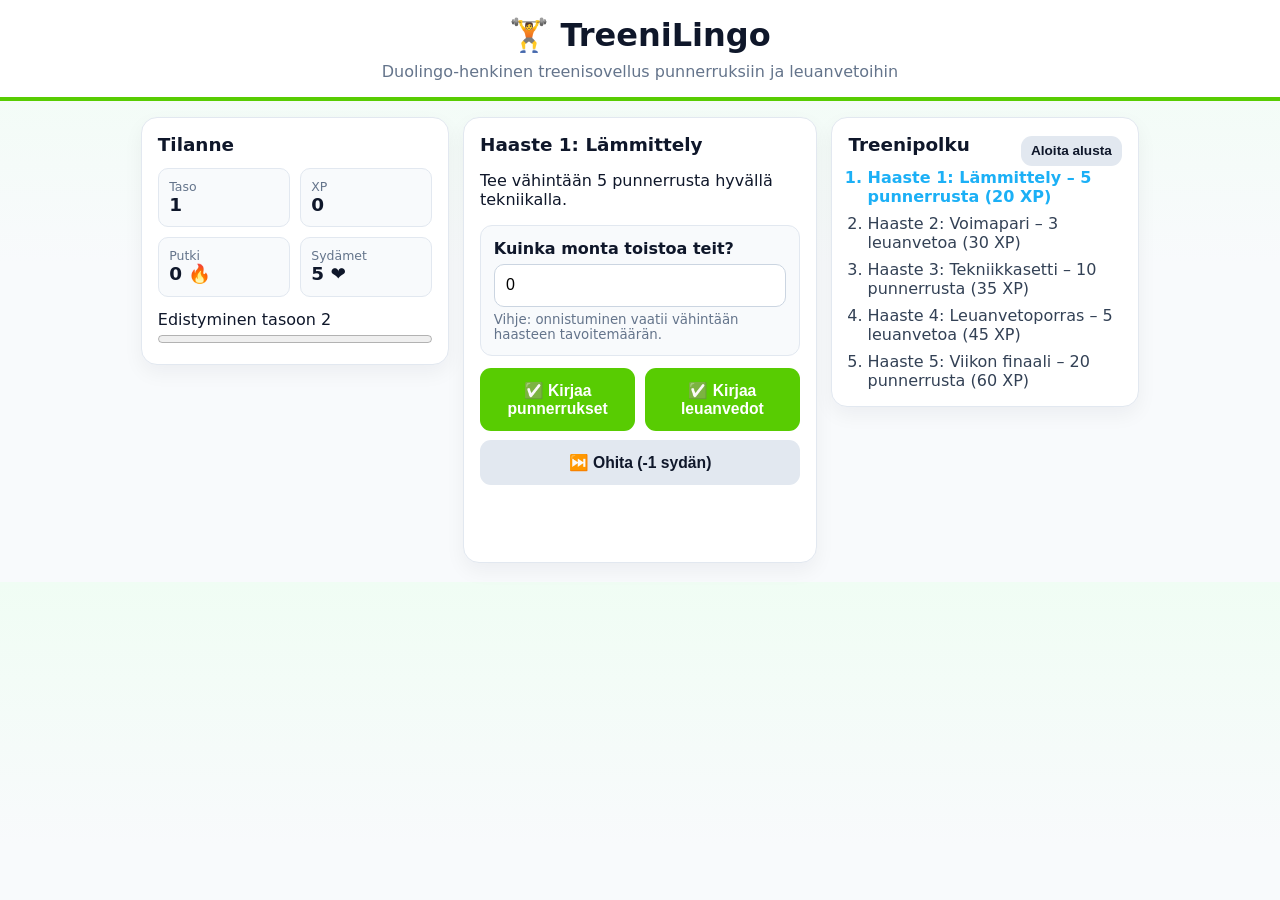
<file: index.html>
<!DOCTYPE html>
<html lang="fi">
  <head>
    <meta charset="UTF-8" />
    <meta name="viewport" content="width=device-width, initial-scale=1.0" />
    <title>TreeniLingo – Punnerrus & Leuanveto</title>
    <link rel="stylesheet" href="style.css" />
  </head>
  <body>
    <header class="topbar">
      <h1>🏋️ TreeniLingo</h1>
      <p>Duolingo-henkinen treenisovellus punnerruksiin ja leuanvetoihin</p>
    </header>

    <main class="app-shell">
      <section class="card stats" aria-label="Pelaajan tilanne">
        <h2>Tilanne</h2>
        <div class="stats-grid">
          <div><span>Taso</span><strong id="level">1</strong></div>
          <div><span>XP</span><strong id="xp">0</strong></div>
          <div><span>Putki</span><strong id="streak">0 🔥</strong></div>
          <div><span>Sydämet</span><strong id="hearts">5 ❤️</strong></div>
        </div>
        <div class="progress-wrap">
          <label id="progressLabel" for="progress">Edistyminen seuraavaan tasoon</label>
          <progress id="progress" max="100" value="0"></progress>
        </div>
      </section>

      <section class="card workout" aria-label="Nykyinen haaste">
        <h2 id="challengeTitle">Haaste 1: Lämmittely</h2>
        <p id="challengeDesc">Tee 5 punnerrusta hyvällä tekniikalla.</p>

        <div class="rep-box">
          <label for="repInput">Kuinka monta toistoa teit?</label>
          <input id="repInput" type="number" min="0" inputmode="numeric" value="0" />
          <small>Vihje: onnistuminen vaatii vähintään haasteen tavoitemäärän.</small>
        </div>

        <div class="actions">
          <button id="pushupBtn" data-action="pushup">✅ Kirjaa punnerrukset</button>
          <button id="pullupBtn" data-action="pullup">✅ Kirjaa leuanvedot</button>
          <button id="skipBtn" data-action="skip" class="ghost">⏭️ Ohita (-1 sydän)</button>
        </div>

        <p id="feedback" class="feedback" aria-live="polite"></p>
      </section>

      <section class="card path" aria-label="Treenipolku">
        <div class="path-header">
          <h2>Treenipolku</h2>
          <button id="resetBtn" class="ghost small">Aloita alusta</button>
        </div>
        <ol id="pathList"></ol>
      </section>
    </main>

    <script src="app.js"></script>
  </body>
</html>
</file>
<file: style.css>
:root {
  --green: #58cc02;
  --green-dark: #3ba800;
  --blue: #1cb0f6;
  --red: #ef4444;
  --yellow: #f59e0b;
  --text: #0f172a;
  --muted: #64748b;
  --surface: #ffffff;
  --bg: #eef9e8;
}

* {
  box-sizing: border-box;
}

body {
  margin: 0;
  font-family: Inter, system-ui, -apple-system, Segoe UI, Roboto, sans-serif;
  color: var(--text);
  background: linear-gradient(180deg, #f0fdf4 0%, #f8fafc 45%);
}

.topbar {
  text-align: center;
  padding: 1rem;
  background: var(--surface);
  border-bottom: 4px solid var(--green);
}

.topbar h1 {
  margin: 0;
  font-size: clamp(1.4rem, 3vw, 2rem);
}

.topbar p {
  margin: 0.5rem 0 0;
  color: var(--muted);
}

.app-shell {
  width: min(100%, 1024px);
  margin: 1rem auto 1.2rem;
  padding: 0 0.8rem;
  display: grid;
  gap: 0.9rem;
}

.card {
  background: var(--surface);
  border: 1px solid #e2e8f0;
  border-radius: 16px;
  padding: 1rem;
  box-shadow: 0 8px 20px rgba(15, 23, 42, 0.05);
}

h2 {
  margin-top: 0;
  margin-bottom: 0.8rem;
  font-size: 1.15rem;
}

.stats-grid {
  display: grid;
  grid-template-columns: repeat(2, minmax(0, 1fr));
  gap: 0.65rem;
}

.stats-grid div {
  background: #f8fafc;
  border: 1px solid #e2e8f0;
  border-radius: 10px;
  padding: 0.65rem;
}

.stats-grid span {
  display: block;
  color: var(--muted);
  font-size: 0.78rem;
}

.stats-grid strong {
  font-size: 1.15rem;
}

.progress-wrap {
  margin-top: 0.8rem;
}

#progress {
  width: 100%;
  height: 16px;
}

.rep-box {
  background: #f8fafc;
  border-radius: 12px;
  padding: 0.8rem;
  border: 1px solid #e2e8f0;
  margin-bottom: 0.75rem;
}

.rep-box label,
.rep-box small {
  display: block;
}

.rep-box label {
  font-weight: 600;
  margin-bottom: 0.4rem;
}

.rep-box small {
  color: var(--muted);
  margin-top: 0.35rem;
}

#repInput {
  width: 100%;
  border-radius: 10px;
  border: 1px solid #cbd5e1;
  padding: 0.7rem;
  font-size: 1rem;
}

.actions {
  display: grid;
  gap: 0.6rem;
}

button {
  border: 0;
  border-radius: 11px;
  padding: 0.8rem 0.9rem;
  font-size: 0.98rem;
  font-weight: 700;
  cursor: pointer;
  background: var(--green);
  color: white;
}

button:hover {
  filter: brightness(0.97);
}

button:disabled {
  opacity: 0.55;
  cursor: not-allowed;
}

button.ghost {
  background: #e2e8f0;
  color: var(--text);
}

button.small {
  padding: 0.45rem 0.65rem;
  font-size: 0.85rem;
}

.feedback {
  margin-top: 0.8rem;
  min-height: 2rem;
  font-weight: 700;
}

.feedback.ok {
  color: var(--green-dark);
}

.feedback.warn {
  color: var(--red);
}

.path-header {
  display: flex;
  justify-content: space-between;
  gap: 0.8rem;
  align-items: center;
}

#pathList {
  margin: 0;
  padding-left: 1.2rem;
  display: grid;
  gap: 0.5rem;
}

#pathList li {
  color: #334155;
}

#pathList li.done {
  color: var(--green-dark);
  font-weight: 700;
}

#pathList li.current {
  color: var(--blue);
  font-weight: 700;
}

@media (min-width: 860px) {
  .app-shell {
    grid-template-columns: 1fr 1.15fr 1fr;
    align-items: start;
  }

  .actions {
    grid-template-columns: 1fr 1fr;
  }

  #skipBtn {
    grid-column: 1 / -1;
  }
}
</file>
